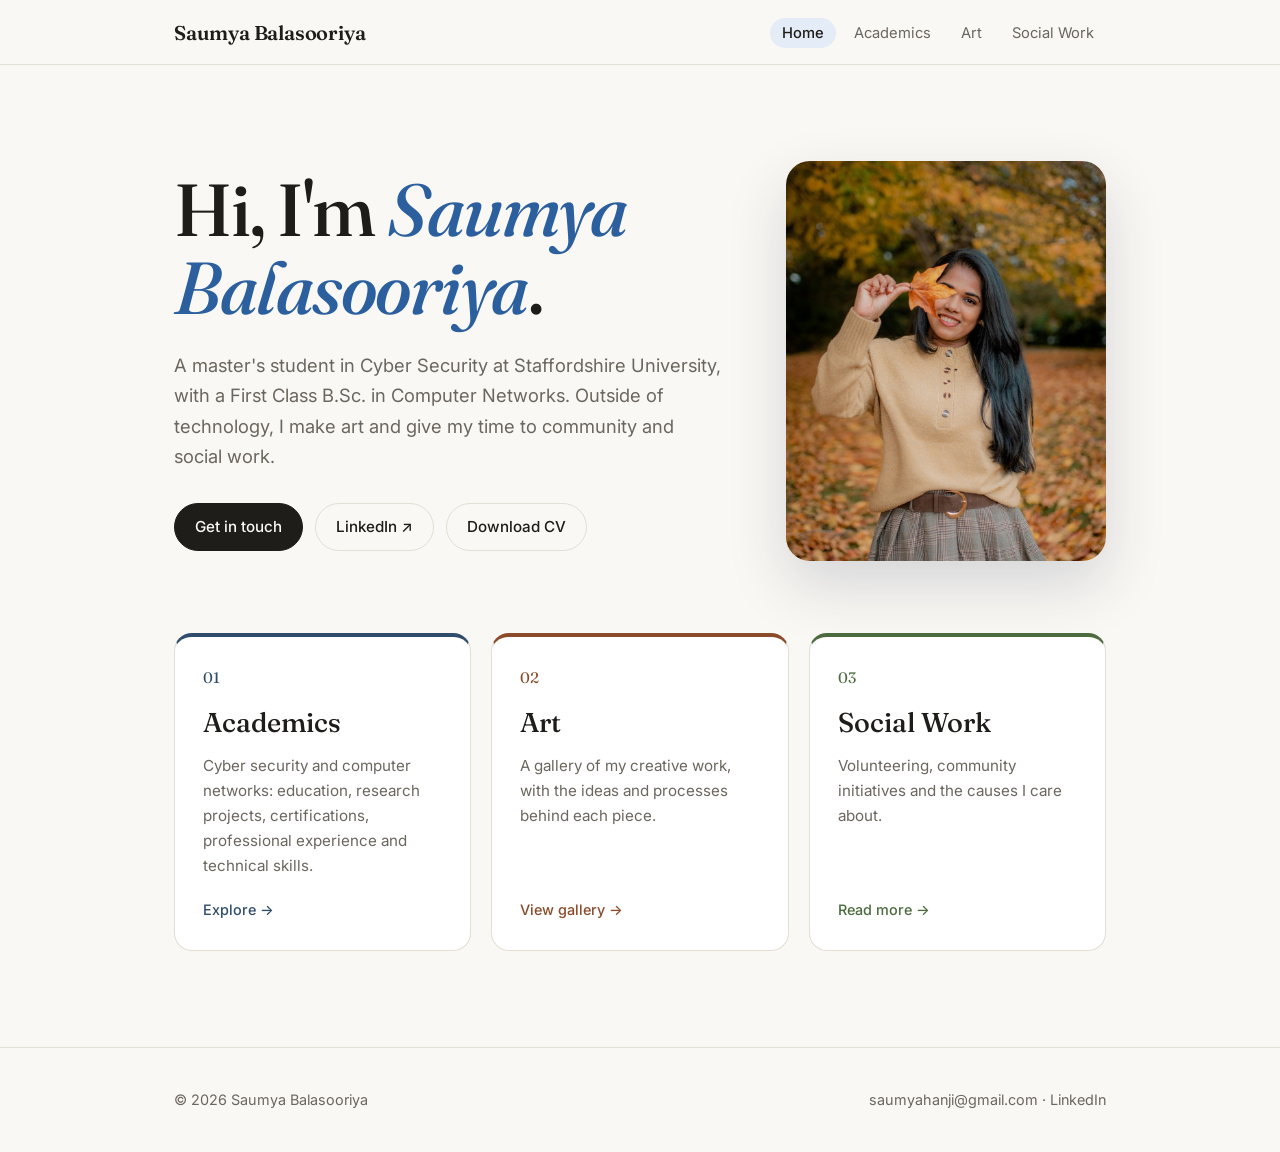
<file: index.html>
<!doctype html>
<html lang="en">
<head>
  <meta charset="utf-8">
  <meta name="viewport" content="width=device-width, initial-scale=1">
  <title>Saumya Balasooriya</title>
  <meta name="description" content="Portfolio of Saumya Balasooriya: cyber security & networks, art, and social work.">
  <link rel="preconnect" href="https://fonts.googleapis.com">
  <link href="https://fonts.googleapis.com/css2?family=Fraunces:ital,opsz,wght@0,9..144,400;0,9..144,500;0,9..144,600;1,9..144,400&family=Inter:wght@400;500;600&display=swap" rel="stylesheet">
  <meta name="color-scheme" content="light">
  <link rel="icon" href="favicon.svg?v=18" type="image/svg+xml">
  <link rel="stylesheet" href="style.css?v=18">
</head>
<body>
  <nav class="nav">
    <div class="wrap">
      <a class="brand" href="index.html">Saumya Balasooriya</a>
      <ul>
        <li><a href="index.html">Home</a></li>
        <li><a href="academics.html">Academics</a></li>
        <li><a href="art.html">Art</a></li>
        <li><a href="social-work.html">Social Work</a></li>
      </ul>
    </div>
  </nav>

  <main class="wrap">
    <header class="hero reveal">
      <div class="hero-text">
      <h1>Hi, I'm <em>Saumya Balasooriya</em>.</h1>
      <p class="lede">
        A master's student in Cyber Security at Staffordshire University,
        with a First Class B.Sc. in Computer Networks. Outside of technology, I make art and give my time
        to community and social work.
      </p>
      <div class="contact-row">
        <a class="btn primary" href="mailto:saumyahanji@gmail.com">Get in touch</a>
        <a class="btn" href="https://www.linkedin.com/in/saumya-balasooriya/" target="_blank" rel="noopener">LinkedIn ↗</a>
        <a class="btn" href="Curriculum_Vitae_of_Saumya_Balasooriya.pdf" download>Download CV</a>
      </div>
      </div>
      <div class="hero-photos">
        <img class="casual" src="images/casual.jpg" alt="Saumya Balasooriya smiling among autumn leaves, holding a maple leaf" width="933" height="1400">
      </div>
    </header>

    <div class="pillars">
      <a class="pillar c-academics reveal" href="academics.html">
        <span class="num">01</span>
        <h2>Academics</h2>
        <p>Cyber security and computer networks: education, research projects, certifications, professional experience and technical skills.</p>
        <span class="go">Explore →</span>
      </a>
      <a class="pillar c-art reveal" href="art.html">
        <span class="num">02</span>
        <h2>Art</h2>
        <p>A gallery of my creative work, with the ideas and processes behind each piece.</p>
        <span class="go">View gallery →</span>
      </a>
      <a class="pillar c-social reveal" href="social-work.html">
        <span class="num">03</span>
        <h2>Social Work</h2>
        <p>Volunteering, community initiatives and the causes I care about.</p>
        <span class="go">Read more →</span>
      </a>
    </div>
  </main>

  <footer>
    <div class="wrap">
      <span>© <span data-year></span> Saumya Balasooriya</span>
      <span><a href="mailto:saumyahanji@gmail.com">saumyahanji@gmail.com</a> · <a href="https://www.linkedin.com/in/saumya-balasooriya/" target="_blank" rel="noopener">LinkedIn</a></span>
    </div>
  </footer>
  <script src="site.js?v=18"></script>
</body>
</html>
</file>
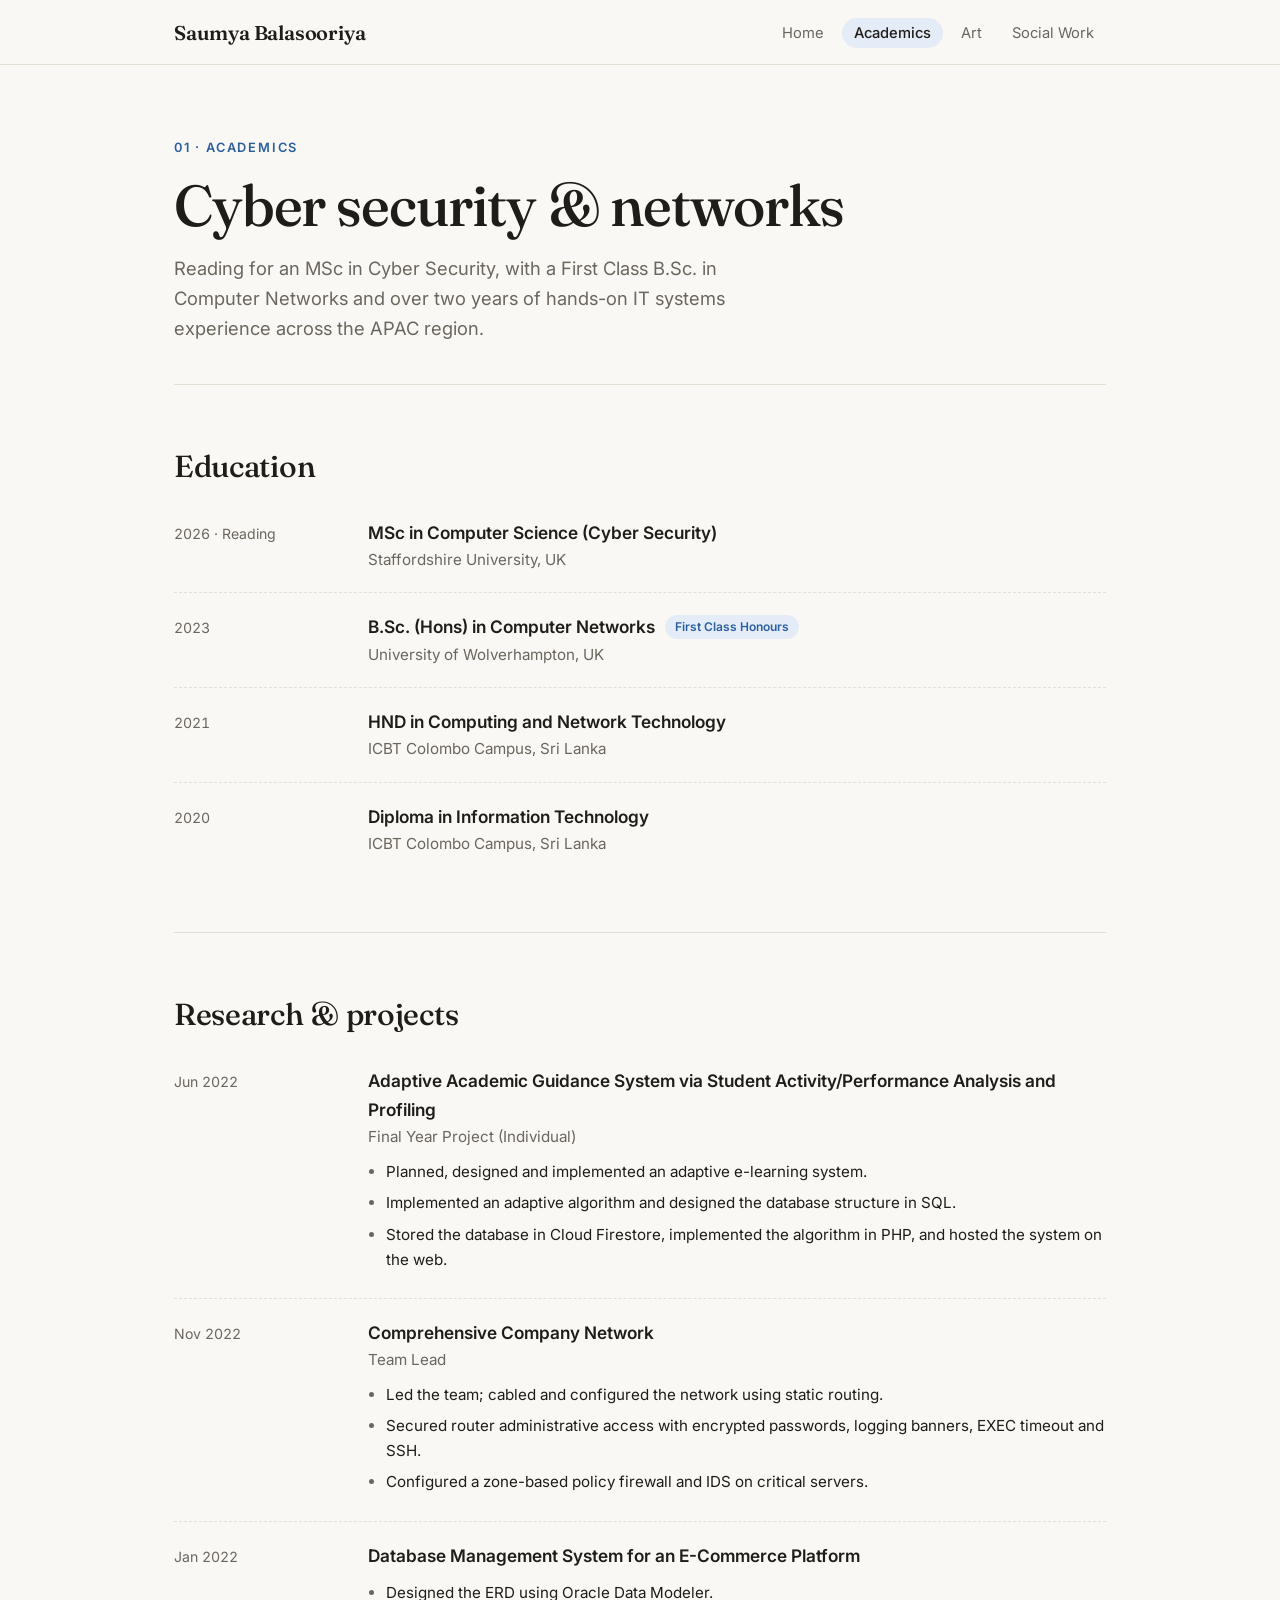
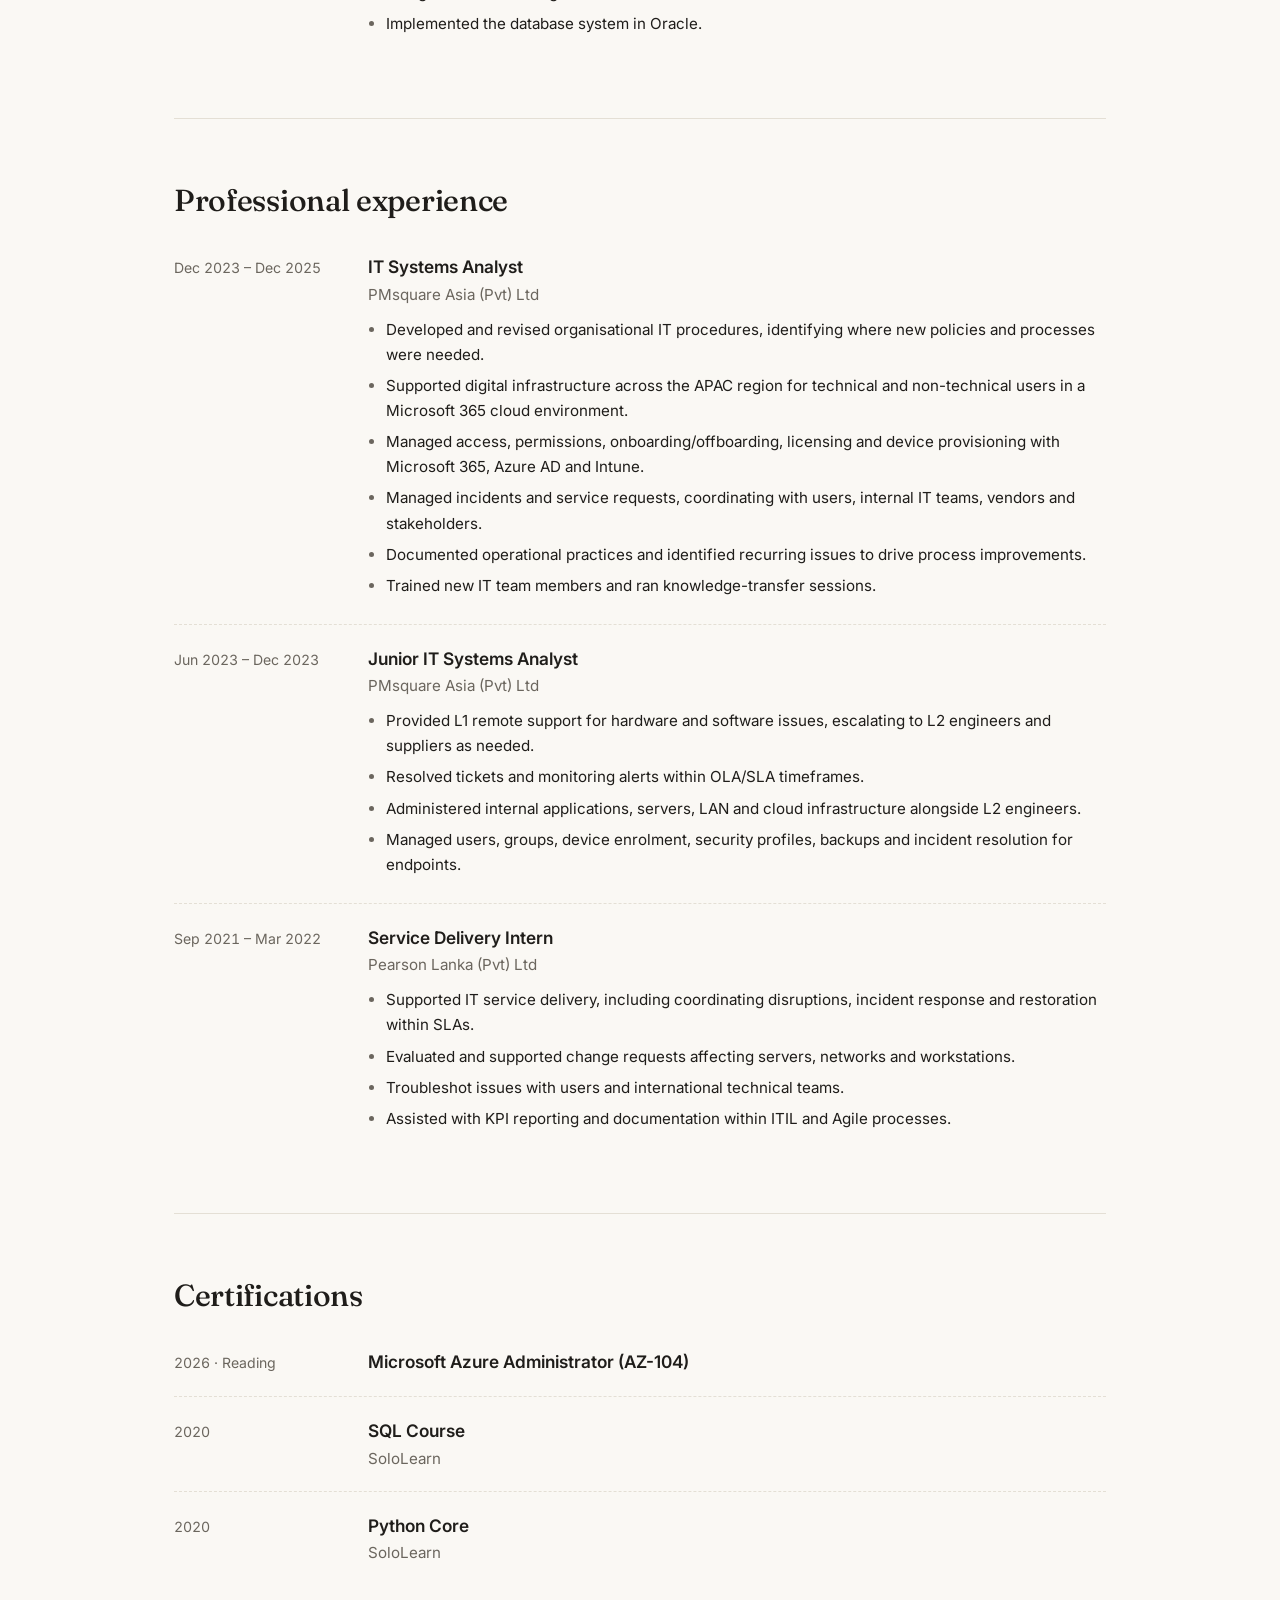
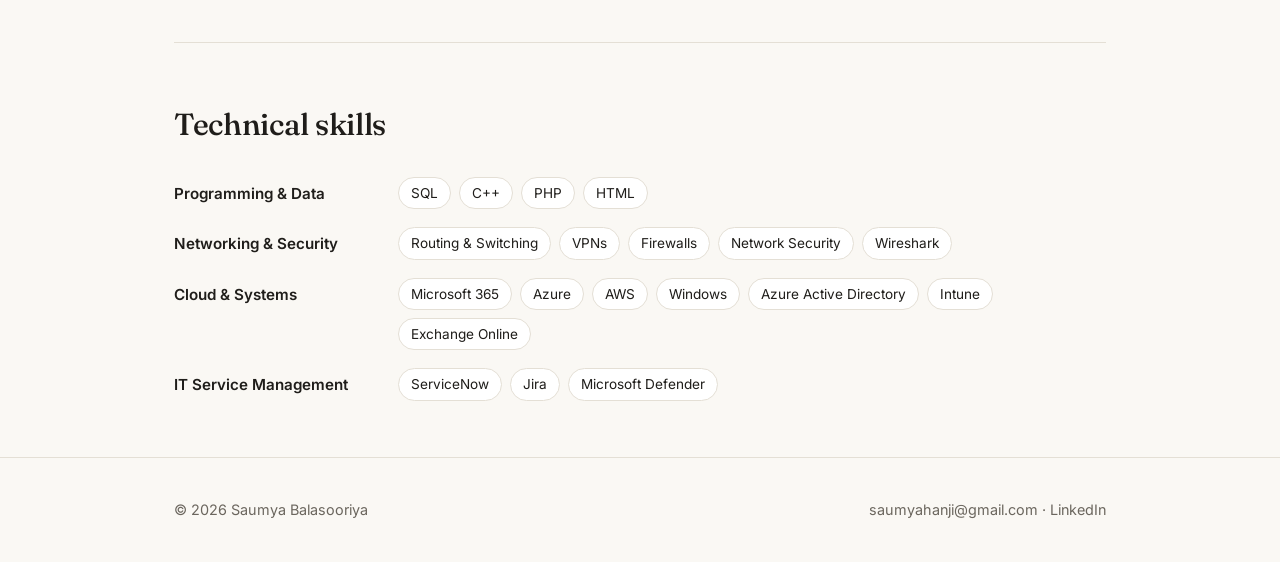
<file: academics.html>
<!doctype html>
<html lang="en">
<head>
  <meta charset="utf-8">
  <meta name="viewport" content="width=device-width, initial-scale=1">
  <title>Academics · Saumya Balasooriya</title>
  <link rel="preconnect" href="https://fonts.googleapis.com">
  <link href="https://fonts.googleapis.com/css2?family=Fraunces:ital,opsz,wght@0,9..144,400;0,9..144,500;0,9..144,600;1,9..144,400&family=Inter:wght@400;500;600&display=swap" rel="stylesheet">
  <meta name="color-scheme" content="light">
  <link rel="icon" href="favicon.svg?v=18" type="image/svg+xml">
  <link rel="stylesheet" href="style.css?v=18">
</head>
<body>
  <nav class="nav">
    <div class="wrap">
      <a class="brand" href="index.html">Saumya Balasooriya</a>
      <ul>
        <li><a href="index.html">Home</a></li>
        <li><a href="academics.html">Academics</a></li>
        <li><a href="art.html">Art</a></li>
        <li><a href="social-work.html">Social Work</a></li>
      </ul>
    </div>
  </nav>

  <main class="wrap">
    <header class="page-head reveal">
      <p class="eyebrow">01 · Academics</p>
      <h1>Cyber security &amp; networks</h1>
      <p class="lede">Reading for an MSc in Cyber Security, with a First Class B.Sc. in Computer Networks and over two years of hands-on IT systems experience across the APAC region.</p>
    </header>

    <section class="block reveal" id="education">
      <h2 class="block-title">Education</h2>
      <div class="entry">
        <div class="when">2026 · Reading</div>
        <div>
          <h3>MSc in Computer Science (Cyber Security)</h3>
          <div class="where">Staffordshire University, UK</div>
        </div>
      </div>
      <div class="entry">
        <div class="when">2023</div>
        <div>
          <h3>B.Sc. (Hons) in Computer Networks <span class="tag">First Class Honours</span></h3>
          <div class="where">University of Wolverhampton, UK</div>
        </div>
      </div>
      <div class="entry">
        <div class="when">2021</div>
        <div>
          <h3>HND in Computing and Network Technology</h3>
          <div class="where">ICBT Colombo Campus, Sri Lanka</div>
        </div>
      </div>
      <div class="entry">
        <div class="when">2020</div>
        <div>
          <h3>Diploma in Information Technology</h3>
          <div class="where">ICBT Colombo Campus, Sri Lanka</div>
        </div>
      </div>
    </section>

    <section class="block reveal" id="research">
      <h2 class="block-title">Research &amp; projects</h2>
      <div class="entry">
        <div class="when">Jun 2022</div>
        <div>
          <h3>Adaptive Academic Guidance System via Student Activity/Performance Analysis and Profiling</h3>
          <div class="where">Final Year Project (Individual)</div>
          <ul>
            <li>Planned, designed and implemented an adaptive e-learning system.</li>
            <li>Implemented an adaptive algorithm and designed the database structure in SQL.</li>
            <li>Stored the database in Cloud Firestore, implemented the algorithm in PHP, and hosted the system on the web.</li>
          </ul>
        </div>
      </div>
      <div class="entry">
        <div class="when">Nov 2022</div>
        <div>
          <h3>Comprehensive Company Network</h3>
          <div class="where">Team Lead</div>
          <ul>
            <li>Led the team; cabled and configured the network using static routing.</li>
            <li>Secured router administrative access with encrypted passwords, logging banners, EXEC timeout and SSH.</li>
            <li>Configured a zone-based policy firewall and IDS on critical servers.</li>
          </ul>
        </div>
      </div>
      <div class="entry">
        <div class="when">Jan 2022</div>
        <div>
          <h3>Database Management System for an E-Commerce Platform</h3>
          <ul>
            <li>Designed the ERD using Oracle Data Modeler.</li>
            <li>Implemented the database system in Oracle.</li>
          </ul>
        </div>
      </div>
    </section>

    <section class="block reveal" id="experience">
      <h2 class="block-title">Professional experience</h2>
      <div class="entry">
        <div class="when">Dec 2023 – Dec 2025</div>
        <div>
          <h3>IT Systems Analyst</h3>
          <div class="where">PMsquare Asia (Pvt) Ltd</div>
          <ul>
            <li>Developed and revised organisational IT procedures, identifying where new policies and processes were needed.</li>
            <li>Supported digital infrastructure across the APAC region for technical and non-technical users in a Microsoft 365 cloud environment.</li>
            <li>Managed access, permissions, onboarding/offboarding, licensing and device provisioning with Microsoft 365, Azure AD and Intune.</li>
            <li>Managed incidents and service requests, coordinating with users, internal IT teams, vendors and stakeholders.</li>
            <li>Documented operational practices and identified recurring issues to drive process improvements.</li>
            <li>Trained new IT team members and ran knowledge-transfer sessions.</li>
          </ul>
        </div>
      </div>
      <div class="entry">
        <div class="when">Jun 2023 – Dec 2023</div>
        <div>
          <h3>Junior IT Systems Analyst</h3>
          <div class="where">PMsquare Asia (Pvt) Ltd</div>
          <ul>
            <li>Provided L1 remote support for hardware and software issues, escalating to L2 engineers and suppliers as needed.</li>
            <li>Resolved tickets and monitoring alerts within OLA/SLA timeframes.</li>
            <li>Administered internal applications, servers, LAN and cloud infrastructure alongside L2 engineers.</li>
            <li>Managed users, groups, device enrolment, security profiles, backups and incident resolution for endpoints.</li>
          </ul>
        </div>
      </div>
      <div class="entry">
        <div class="when">Sep 2021 – Mar 2022</div>
        <div>
          <h3>Service Delivery Intern</h3>
          <div class="where">Pearson Lanka (Pvt) Ltd</div>
          <ul>
            <li>Supported IT service delivery, including coordinating disruptions, incident response and restoration within SLAs.</li>
            <li>Evaluated and supported change requests affecting servers, networks and workstations.</li>
            <li>Troubleshot issues with users and international technical teams.</li>
            <li>Assisted with KPI reporting and documentation within ITIL and Agile processes.</li>
          </ul>
        </div>
      </div>
    </section>

    <section class="block reveal" id="certifications">
      <h2 class="block-title">Certifications</h2>
      <div class="entry"><div class="when">2026 · Reading</div><div><h3>Microsoft Azure Administrator (AZ-104)</h3></div></div>
      <div class="entry"><div class="when">2020</div><div><h3>SQL Course</h3><div class="where">SoloLearn</div></div></div>
      <div class="entry"><div class="when">2020</div><div><h3>Python Core</h3><div class="where">SoloLearn</div></div></div>
    </section>

    <section class="block reveal" id="skills">
      <h2 class="block-title">Technical skills</h2>
      <div class="skills">
        <div class="skill-row"><h4>Programming &amp; Data</h4>
          <div class="chips"><span class="chip">SQL</span><span class="chip">C++</span><span class="chip">PHP</span><span class="chip">HTML</span></div></div>
        <div class="skill-row"><h4>Networking &amp; Security</h4>
          <div class="chips"><span class="chip">Routing &amp; Switching</span><span class="chip">VPNs</span><span class="chip">Firewalls</span><span class="chip">Network Security</span><span class="chip">Wireshark</span></div></div>
        <div class="skill-row"><h4>Cloud &amp; Systems</h4>
          <div class="chips"><span class="chip">Microsoft 365</span><span class="chip">Azure</span><span class="chip">AWS</span><span class="chip">Windows</span><span class="chip">Azure Active Directory</span><span class="chip">Intune</span><span class="chip">Exchange Online</span></div></div>
        <div class="skill-row"><h4>IT Service Management</h4>
          <div class="chips"><span class="chip">ServiceNow</span><span class="chip">Jira</span><span class="chip">Microsoft Defender</span></div></div>
      </div>
    </section>
  </main>

  <footer>
    <div class="wrap">
      <span>© <span data-year></span> Saumya Balasooriya</span>
      <span><a href="mailto:saumyahanji@gmail.com">saumyahanji@gmail.com</a> · <a href="https://www.linkedin.com/in/saumya-balasooriya/" target="_blank" rel="noopener">LinkedIn</a></span>
    </div>
  </footer>
  <script src="site.js?v=18"></script>
</body>
</html>
</file>
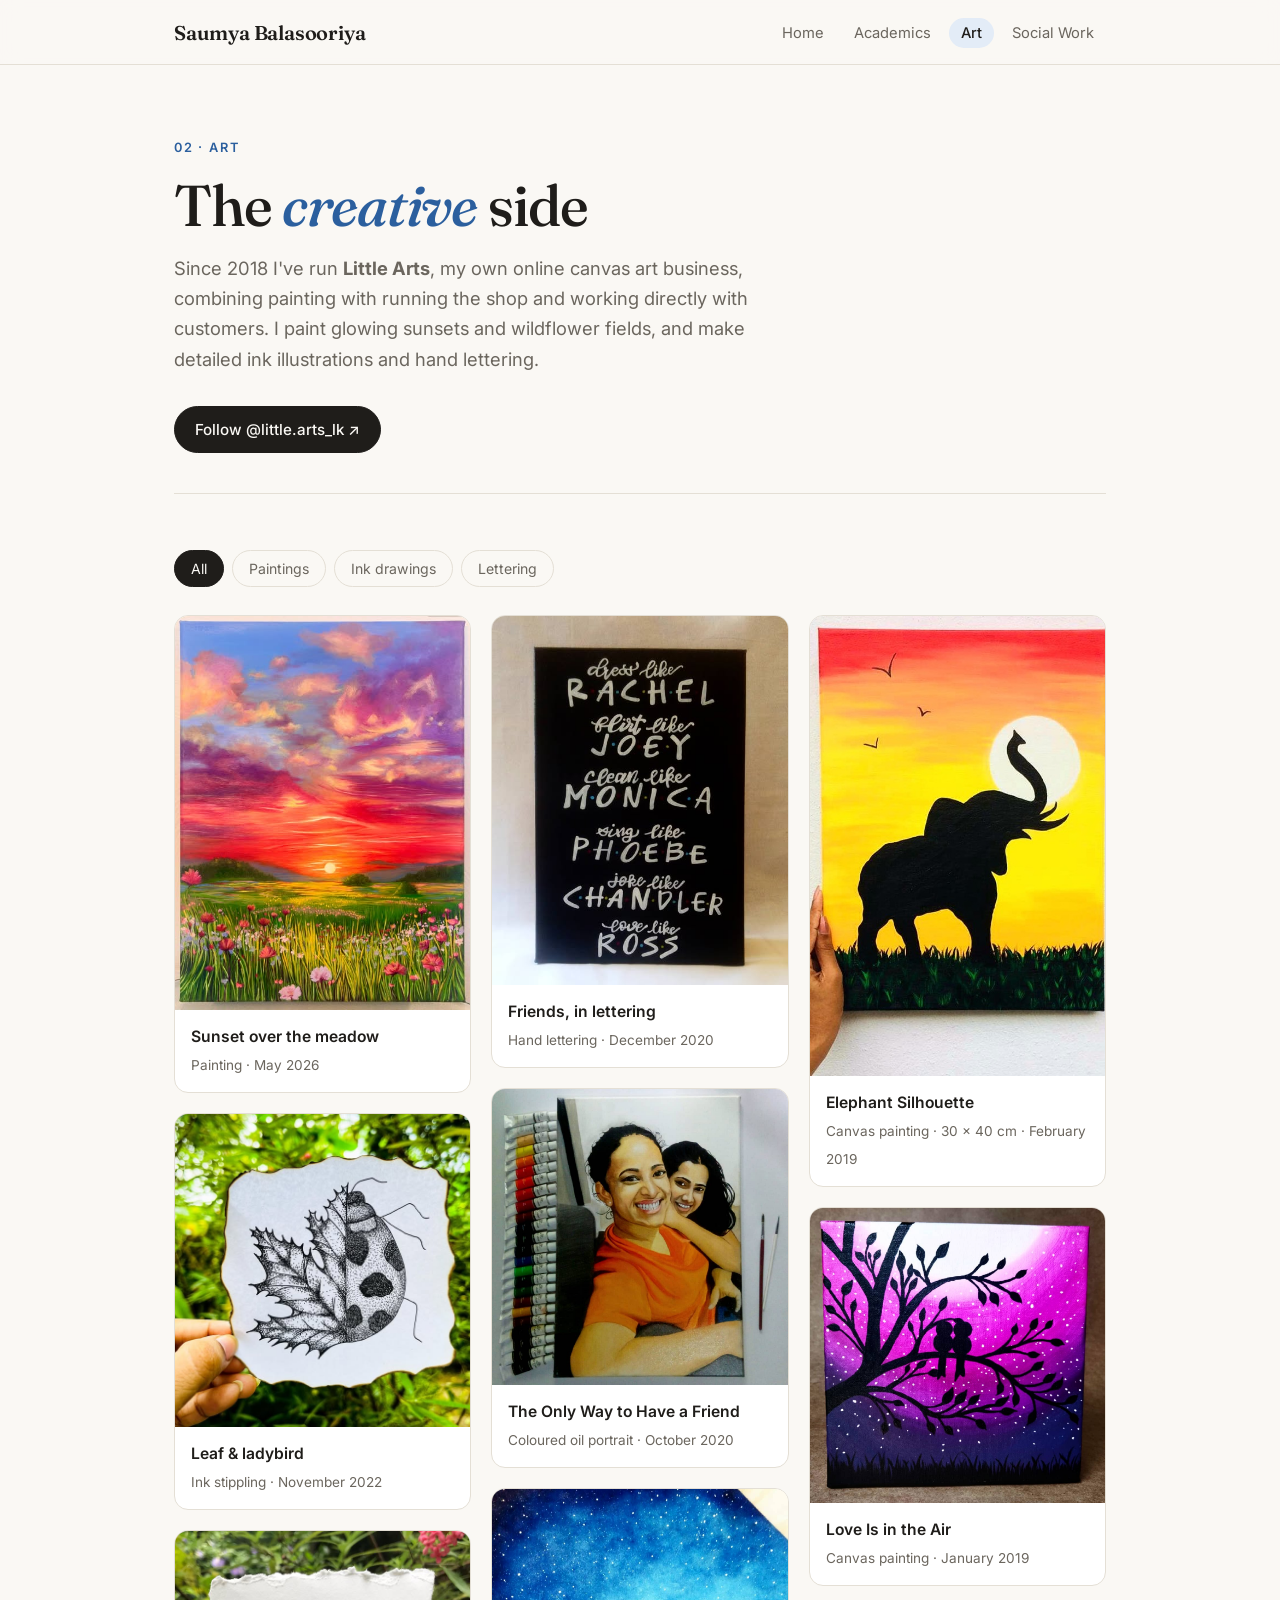
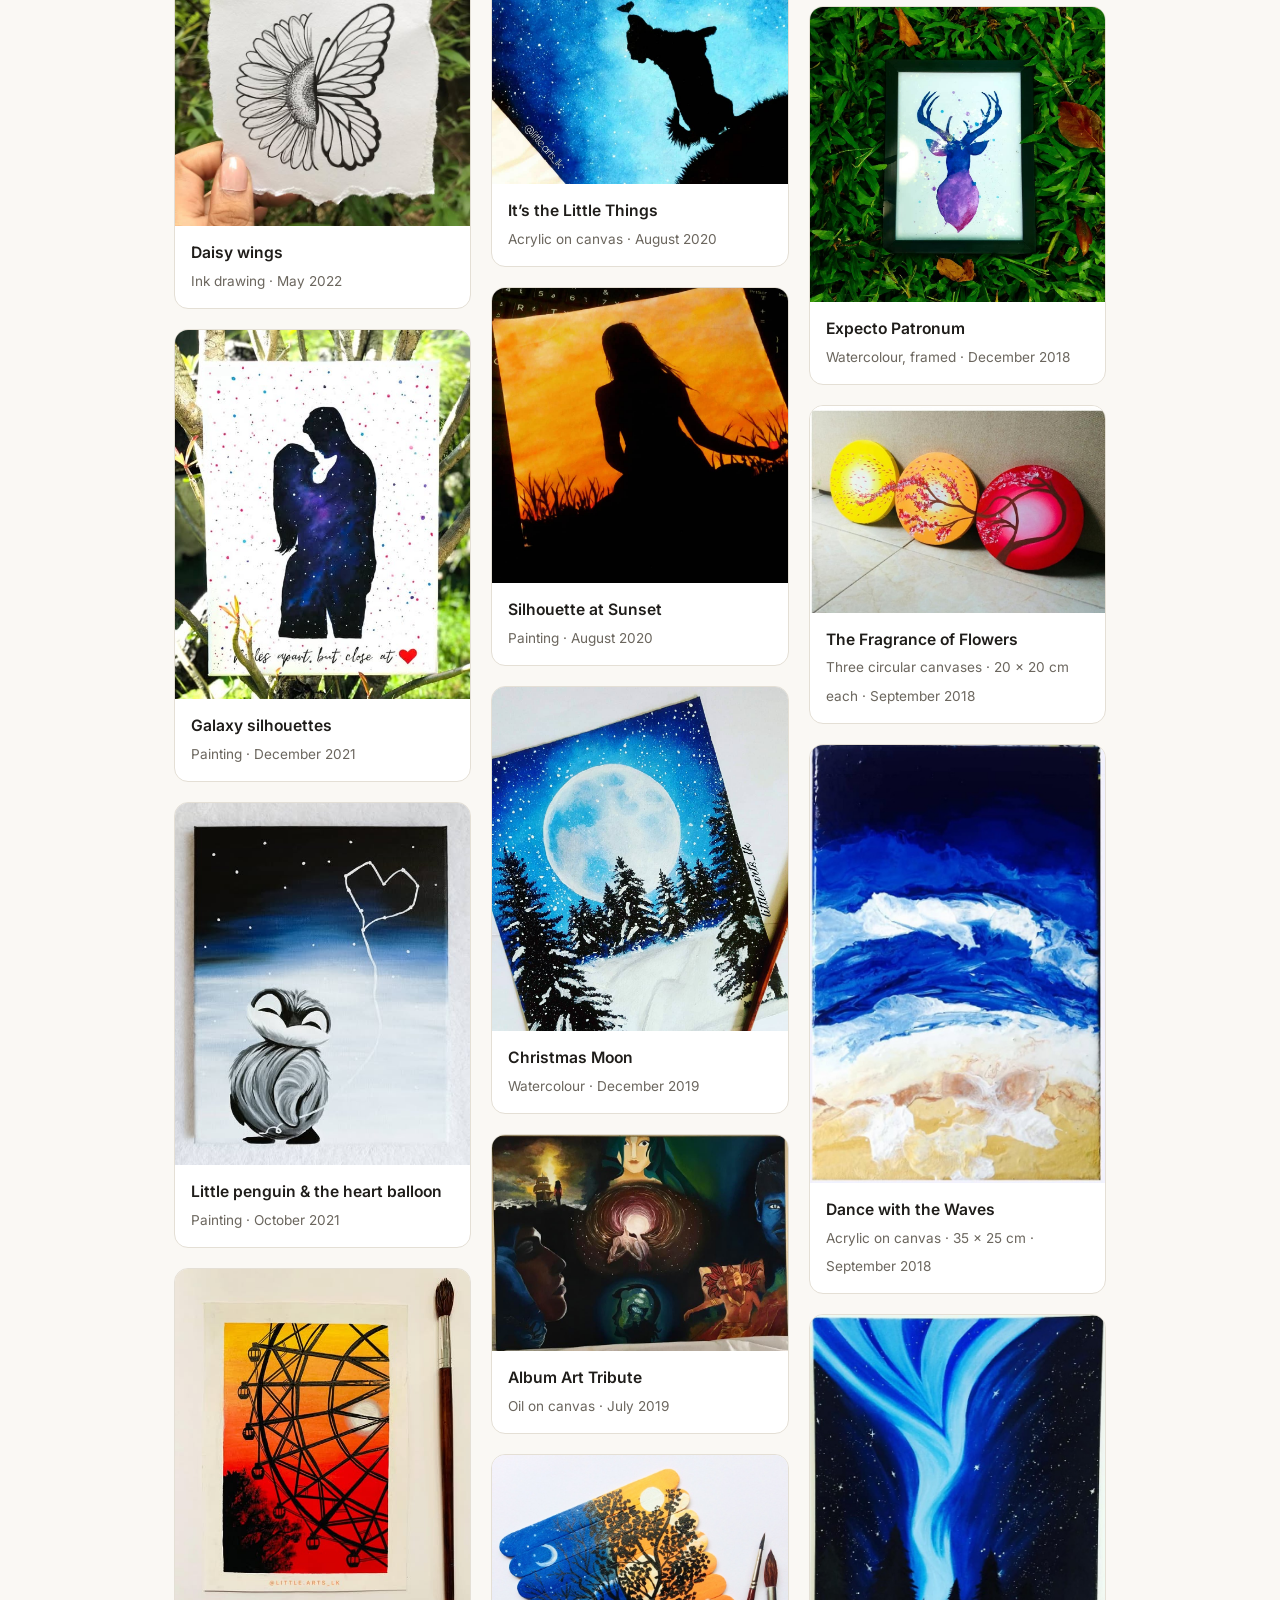
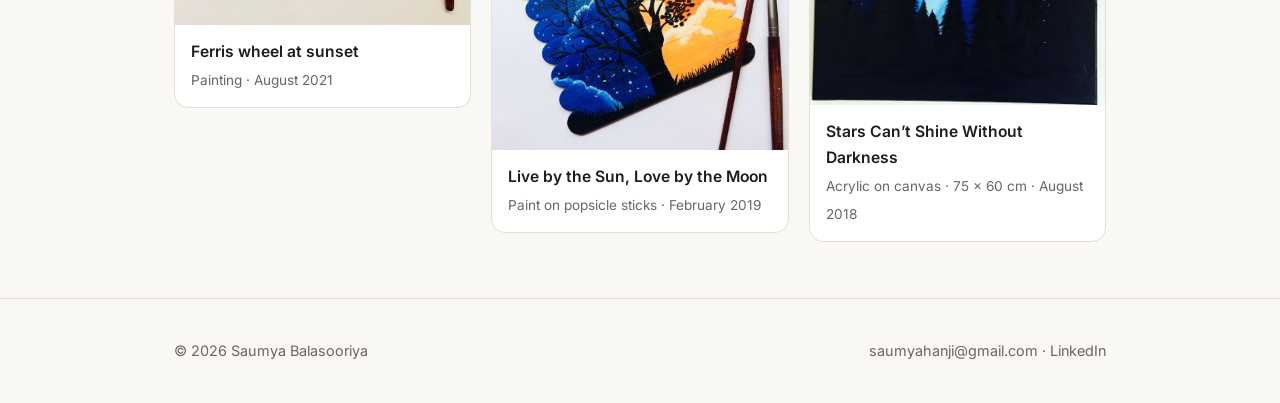
<file: art.html>
<!doctype html>
<html lang="en">
<head>
  <meta charset="utf-8">
  <meta name="viewport" content="width=device-width, initial-scale=1">
  <title>Art · Saumya Balasooriya</title>
  <link rel="preconnect" href="https://fonts.googleapis.com">
  <link href="https://fonts.googleapis.com/css2?family=Fraunces:ital,opsz,wght@0,9..144,400;0,9..144,500;0,9..144,600;1,9..144,400&family=Inter:wght@400;500;600&display=swap" rel="stylesheet">
  <meta name="color-scheme" content="light">
  <link rel="icon" href="favicon.svg?v=18" type="image/svg+xml">
  <link rel="stylesheet" href="style.css?v=18">
</head>
<body>
  <nav class="nav">
    <div class="wrap">
      <a class="brand" href="index.html">Saumya Balasooriya</a>
      <ul>
        <li><a href="index.html">Home</a></li>
        <li><a href="academics.html">Academics</a></li>
        <li><a href="art.html">Art</a></li>
        <li><a href="social-work.html">Social Work</a></li>
      </ul>
    </div>
  </nav>

  <main class="wrap">
    <header class="page-head reveal">
      <p class="eyebrow">02 · Art</p>
      <h1>The <em>creative</em> side</h1>
      <p class="lede">Since 2018 I've run <strong>Little Arts</strong>, my own online canvas art business, combining painting with running the shop and working directly with customers. I paint glowing sunsets and wildflower fields, and make detailed ink illustrations and hand lettering.</p>
      <div class="contact-row">
        <a class="btn primary" href="https://www.instagram.com/little.arts_lk/" target="_blank" rel="noopener">Follow @little.arts_lk ↗</a>
      </div>
    </header>

    <section class="block reveal">
      <div class="filters">
        <button class="on" data-filter="all">All</button>
        <button data-filter="painting">Paintings</button>
        <button data-filter="ink">Ink drawings</button>
        <button data-filter="lettering">Lettering</button>
      </div>

      <div class="gallery">
        <figure class="art-card" data-cat="painting" data-ig="https://www.instagram.com/little.arts_lk/p/DX5Z6VMlfZr/">
          <img src="images/art/DX5Z6VMlfZr.jpg" alt="Sunset over the meadow, painting by Saumya Balasooriya" loading="lazy">
          <figcaption class="cap"><strong>Sunset over the meadow</strong><span>Painting · May 2026</span></figcaption>
        </figure>
        <figure class="art-card" data-cat="ink" data-ig="https://www.instagram.com/little.arts_lk/p/Cldj-rYhiFw/">
          <img src="images/art/Cldj-rYhiFw.jpg" alt="Leaf and ladybird, ink stippling by Saumya Balasooriya" loading="lazy">
          <figcaption class="cap"><strong>Leaf &amp; ladybird</strong><span>Ink stippling · November 2022</span></figcaption>
        </figure>
        <figure class="art-card" data-cat="ink" data-ig="https://www.instagram.com/little.arts_lk/p/CdAkpiphoJY/">
          <img src="images/art/CdAkpiphoJY.jpg" alt="Daisy wings, ink drawing by Saumya Balasooriya" loading="lazy">
          <figcaption class="cap"><strong>Daisy wings</strong><span>Ink drawing · May 2022</span></figcaption>
        </figure>
        <figure class="art-card" data-cat="painting" data-ig="https://www.instagram.com/little.arts_lk/p/CXGmazqIKjb/">
          <img src="images/art/CXGmazqIKjb.jpg" alt="Galaxy silhouettes, painting by Saumya Balasooriya" loading="lazy">
          <figcaption class="cap"><strong>Galaxy silhouettes</strong><span>Painting · December 2021</span></figcaption>
        </figure>
        <figure class="art-card" data-cat="painting" data-ig="https://www.instagram.com/little.arts_lk/p/CVsHKsnoy7t/">
          <img src="images/art/CVsHKsnoy7t.jpg" alt="Little penguin and the heart balloon, painting by Saumya Balasooriya" loading="lazy">
          <figcaption class="cap"><strong>Little penguin &amp; the heart balloon</strong><span>Painting · October 2021</span></figcaption>
        </figure>
        <figure class="art-card" data-cat="painting" data-ig="https://www.instagram.com/little.arts_lk/p/CTO4z3_BFyT/">
          <img src="images/art/CTO4z3_BFyT.jpg" alt="Ferris wheel at sunset, painting by Saumya Balasooriya" loading="lazy">
          <figcaption class="cap"><strong>Ferris wheel at sunset</strong><span>Painting · August 2021</span></figcaption>
        </figure>
        <figure class="art-card" data-cat="lettering" data-ig="https://www.instagram.com/little.arts_lk/p/CIzrhimh7Dg/">
          <img src="images/art/CIzrhimh7Dg.jpg" alt="Friends, in lettering, hand lettering by Saumya Balasooriya" loading="lazy">
          <figcaption class="cap"><strong>Friends, in lettering</strong><span>Hand lettering · December 2020</span></figcaption>
        </figure>
        <figure class="art-card" data-cat="painting" data-ig="https://www.instagram.com/p/CGDDLXehTfn/">
          <img src="images/art/CGDDLXehTfn.jpg" alt="The Only Way to Have a Friend: a coloured oil portrait of two friends, by Saumya Balasooriya" loading="lazy">
          <figcaption class="cap"><strong>The Only Way to Have a Friend</strong><span>Coloured oil portrait · October 2020</span></figcaption>
        </figure>
        <figure class="art-card" data-cat="painting" data-ig="https://www.instagram.com/p/CDgvpSAnqmA/">
          <img src="images/art/CDgvpSAnqmA.jpg" alt="It’s the Little Things: a dog silhouette meeting a butterfly under a starry sky, by Saumya Balasooriya" loading="lazy">
          <figcaption class="cap"><strong>It’s the Little Things</strong><span>Acrylic on canvas · August 2020</span></figcaption>
        </figure>
        <figure class="art-card" data-cat="painting" data-ig="https://www.instagram.com/p/CDds1BgHlxA/">
          <img src="images/art/CDds1BgHlxA.jpg" alt="Silhouette at Sunset: a woman’s silhouette against an orange sunset, by Saumya Balasooriya" loading="lazy">
          <figcaption class="cap"><strong>Silhouette at Sunset</strong><span>Painting · August 2020</span></figcaption>
        </figure>
        <figure class="art-card" data-cat="painting" data-ig="https://www.instagram.com/p/B6dWEnbgcdt/">
          <img src="images/art/B6dWEnbgcdt.jpg" alt="Christmas Moon: a full moon over snowy pine trees, by Saumya Balasooriya" loading="lazy">
          <figcaption class="cap"><strong>Christmas Moon</strong><span>Watercolour · December 2019</span></figcaption>
        </figure>
        <figure class="art-card" data-cat="painting" data-ig="https://www.instagram.com/p/Bz8VYCIABjK/">
          <img src="images/art/Bz8VYCIABjK.jpg" alt="Album Art Tribute: an oil painting inspired by the album art of songs by Charitha Attalage, by Saumya Balasooriya" loading="lazy">
          <figcaption class="cap"><strong>Album Art Tribute</strong><span>Oil on canvas · July 2019</span></figcaption>
        </figure>
        <figure class="art-card" data-cat="painting" data-ig="https://www.instagram.com/p/BuSzPDxhO8J/">
          <img src="images/art/BuSzPDxhO8J.jpg" alt="Live by the Sun, Love by the Moon: a day-and-night tree painted on popsicle sticks, by Saumya Balasooriya" loading="lazy">
          <figcaption class="cap"><strong>Live by the Sun, Love by the Moon</strong><span>Paint on popsicle sticks · February 2019</span></figcaption>
        </figure>
        <figure class="art-card" data-cat="painting" data-ig="https://www.instagram.com/p/BtuYZCAB23W/">
          <img src="images/art/BtuYZCAB23W.jpg" alt="Elephant Silhouette: an elephant silhouette against a yellow sunset, by Saumya Balasooriya" loading="lazy">
          <figcaption class="cap"><strong>Elephant Silhouette</strong><span>Canvas painting · 30 × 40 cm · February 2019</span></figcaption>
        </figure>
        <figure class="art-card" data-cat="painting" data-ig="https://www.instagram.com/p/BsYFEfOBql9/">
          <img src="images/art/BsYFEfOBql9.jpg" alt="Love Is in the Air: two birds on a branch under a pink and purple sky, by Saumya Balasooriya" loading="lazy">
          <figcaption class="cap"><strong>Love Is in the Air</strong><span>Canvas painting · January 2019</span></figcaption>
        </figure>
        <figure class="art-card" data-cat="painting" data-ig="https://www.instagram.com/p/BrxtP0wljaY/">
          <img src="images/art/BrxtP0wljaY.jpg" alt="Expecto Patronum: a watercolour stag Patronus, by Saumya Balasooriya" loading="lazy">
          <figcaption class="cap"><strong>Expecto Patronum</strong><span>Watercolour, framed · December 2018</span></figcaption>
        </figure>
        <figure class="art-card" data-cat="painting" data-ig="https://www.instagram.com/p/BoEb79JAeVl/">
          <img src="images/art/BoEb79JAeVl.jpg" alt="The Fragrance of Flowers: a blossom tree painted across three round canvases, by Saumya Balasooriya" loading="lazy">
          <figcaption class="cap"><strong>The Fragrance of Flowers</strong><span>Three circular canvases · 20 × 20 cm each · September 2018</span></figcaption>
        </figure>
        <figure class="art-card" data-cat="painting" data-ig="https://www.instagram.com/p/Bn3a52dgTCA/">
          <img src="images/art/Bn3a52dgTCA.jpg" alt="Dance with the Waves, acrylic seascape by Saumya Balasooriya" loading="lazy">
          <figcaption class="cap"><strong>Dance with the Waves</strong><span>Acrylic on canvas · 35 × 25 cm · September 2018</span></figcaption>
        </figure>
        <figure class="art-card" data-cat="painting" data-ig="https://www.instagram.com/p/Bm5oGd5A5rD/">
          <img src="images/art/Bm5oGd5A5rD.jpg" alt="Stars Can't Shine Without Darkness, acrylic galaxy painting by Saumya Balasooriya" loading="lazy">
          <figcaption class="cap"><strong>Stars Can’t Shine Without Darkness</strong><span>Acrylic on canvas · 75 × 60 cm · August 2018</span></figcaption>
        </figure>
      </div>
    </section>
  </main>

  <div class="lightbox" role="dialog" aria-modal="true">
    <button aria-label="Close">×</button>
    <div class="big"></div>
    <p></p>
  </div>

  <footer>
    <div class="wrap">
      <span>© <span data-year></span> Saumya Balasooriya</span>
      <span><a href="mailto:saumyahanji@gmail.com">saumyahanji@gmail.com</a> · <a href="https://www.linkedin.com/in/saumya-balasooriya/" target="_blank" rel="noopener">LinkedIn</a></span>
    </div>
  </footer>
  <script src="site.js?v=18"></script>
</body>
</html>
</file>
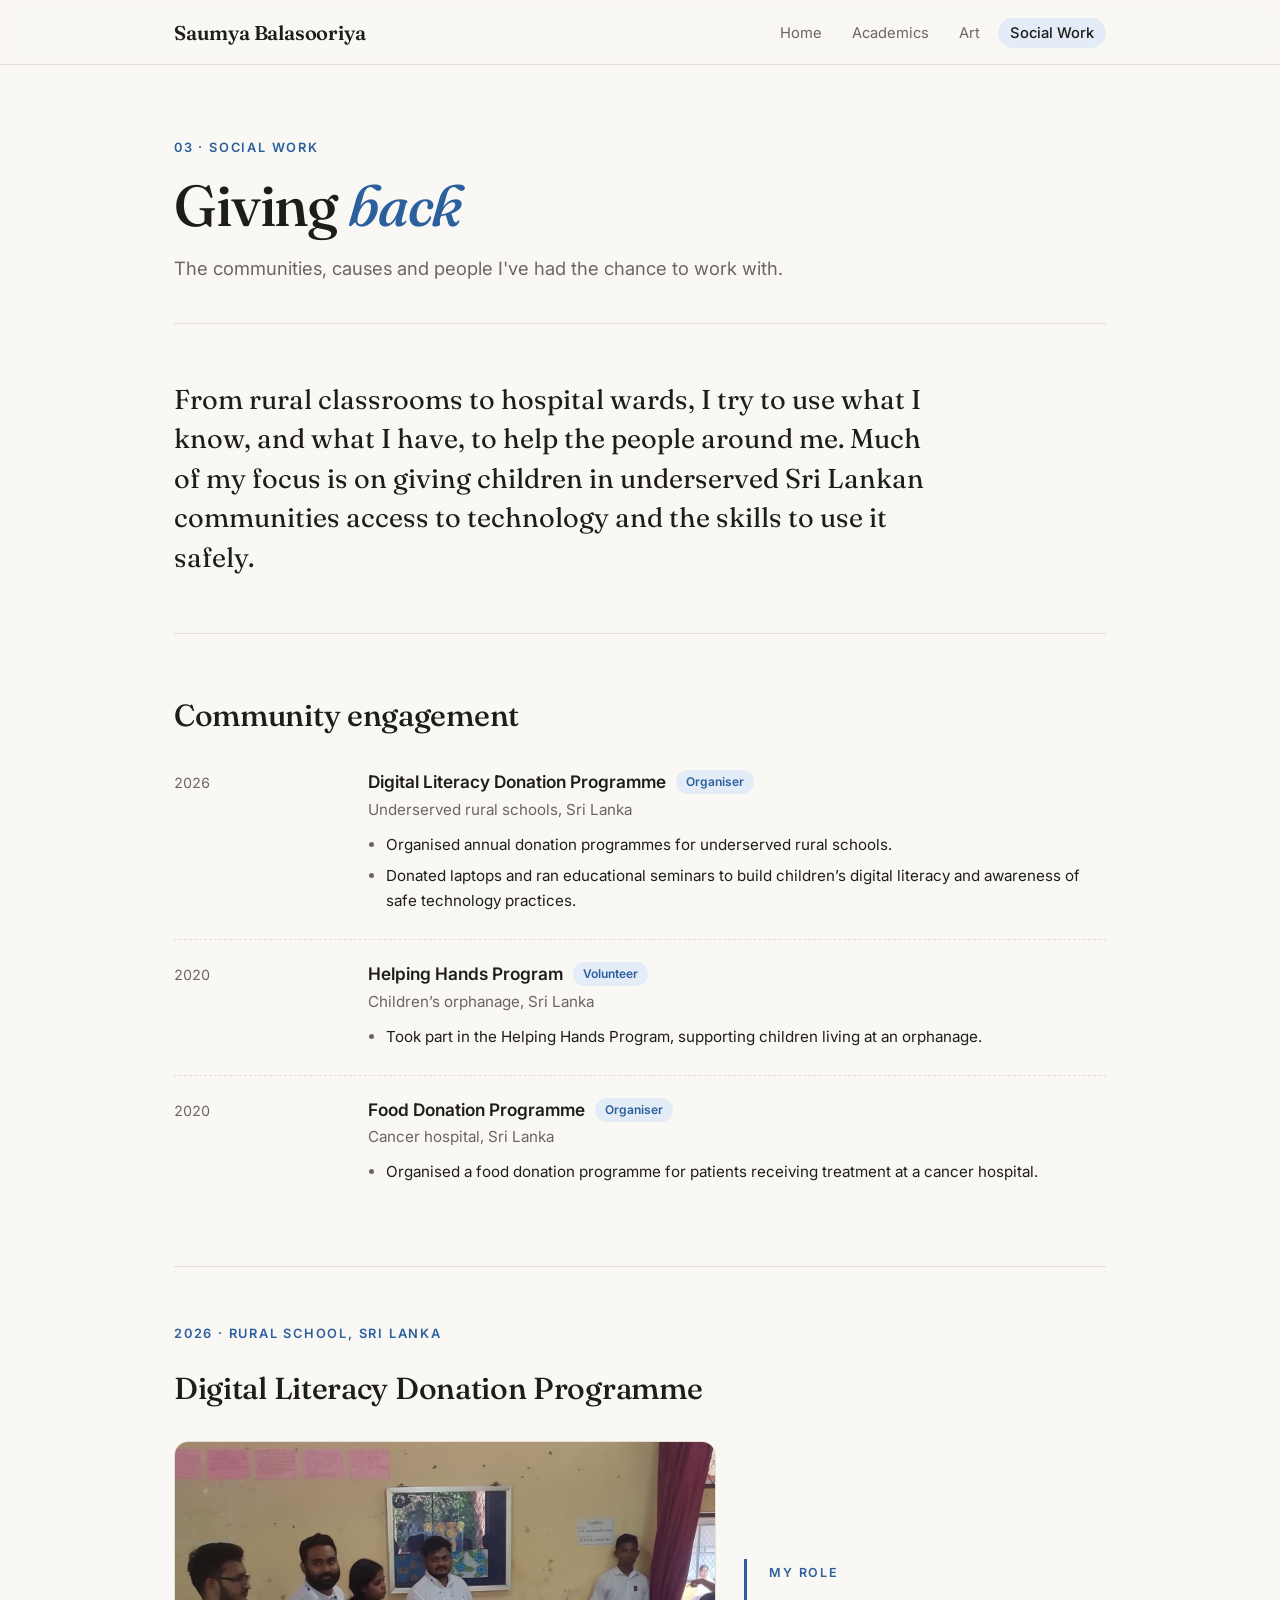
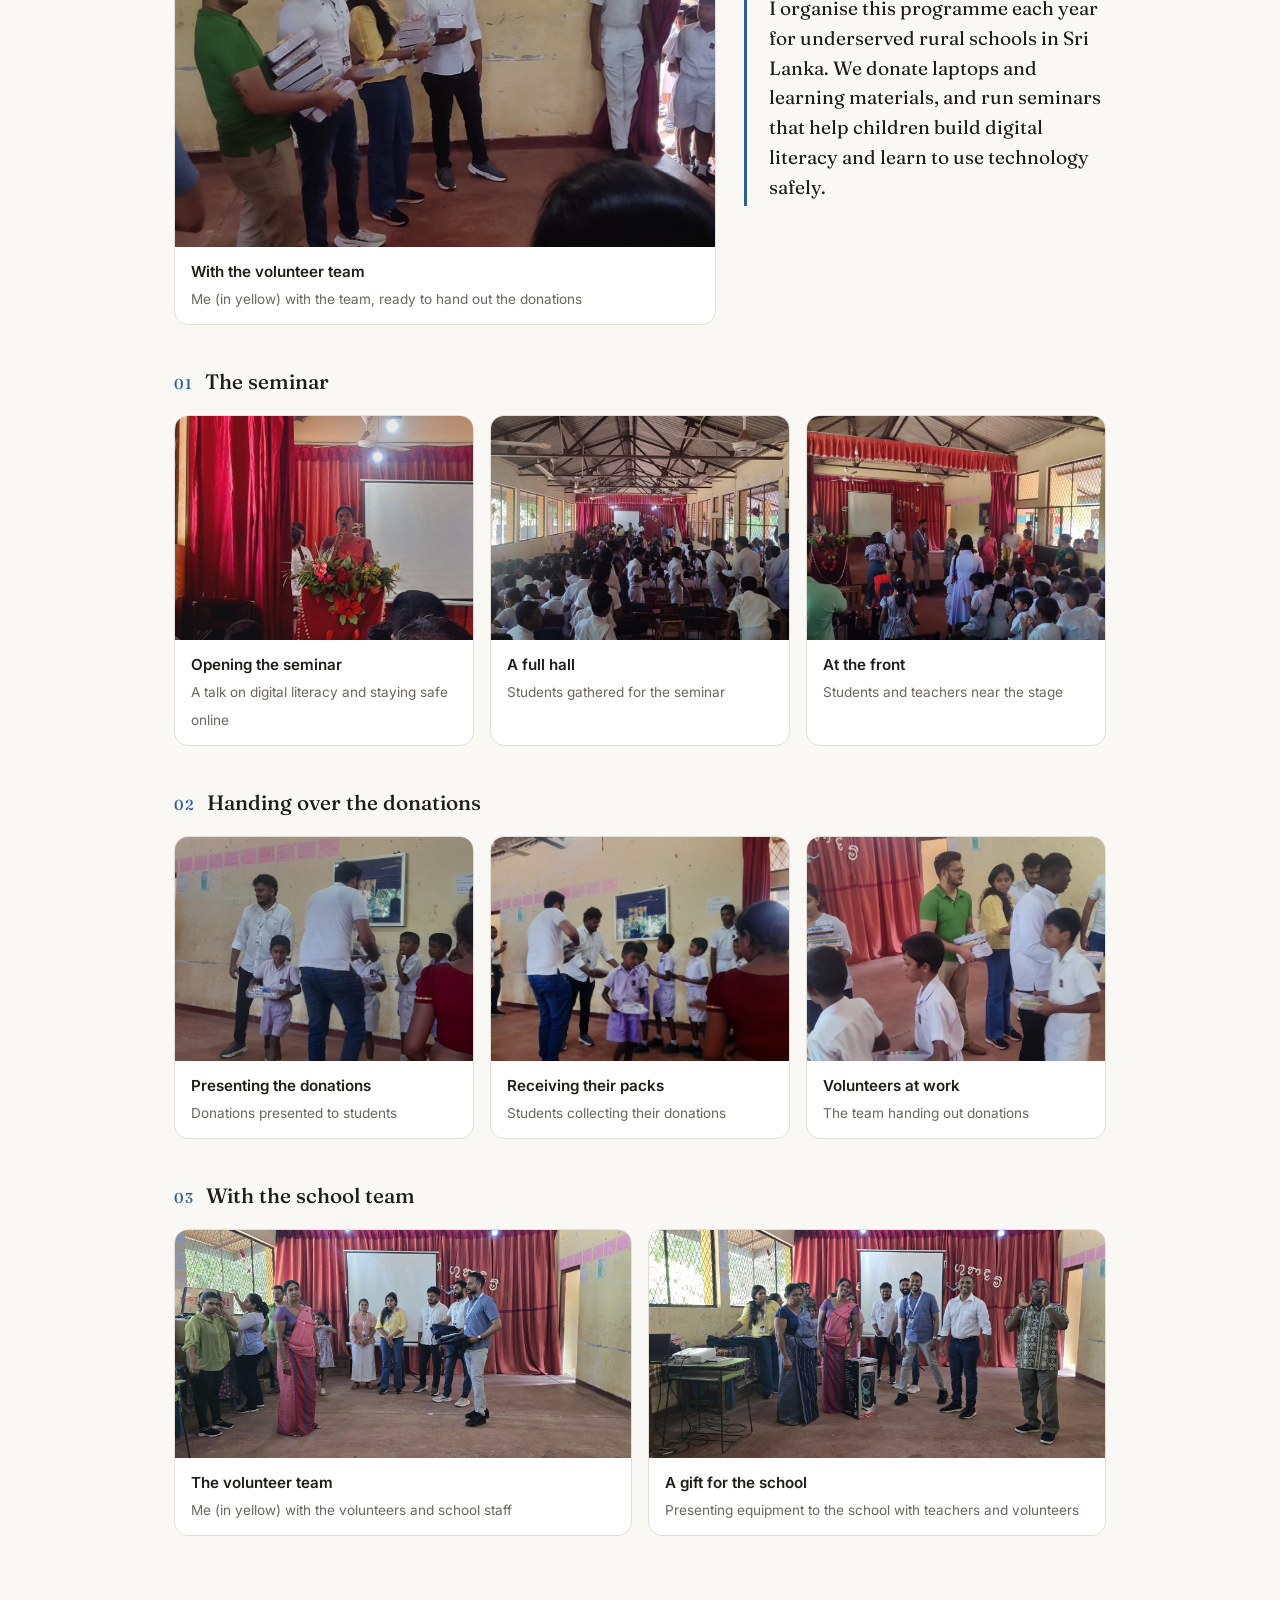
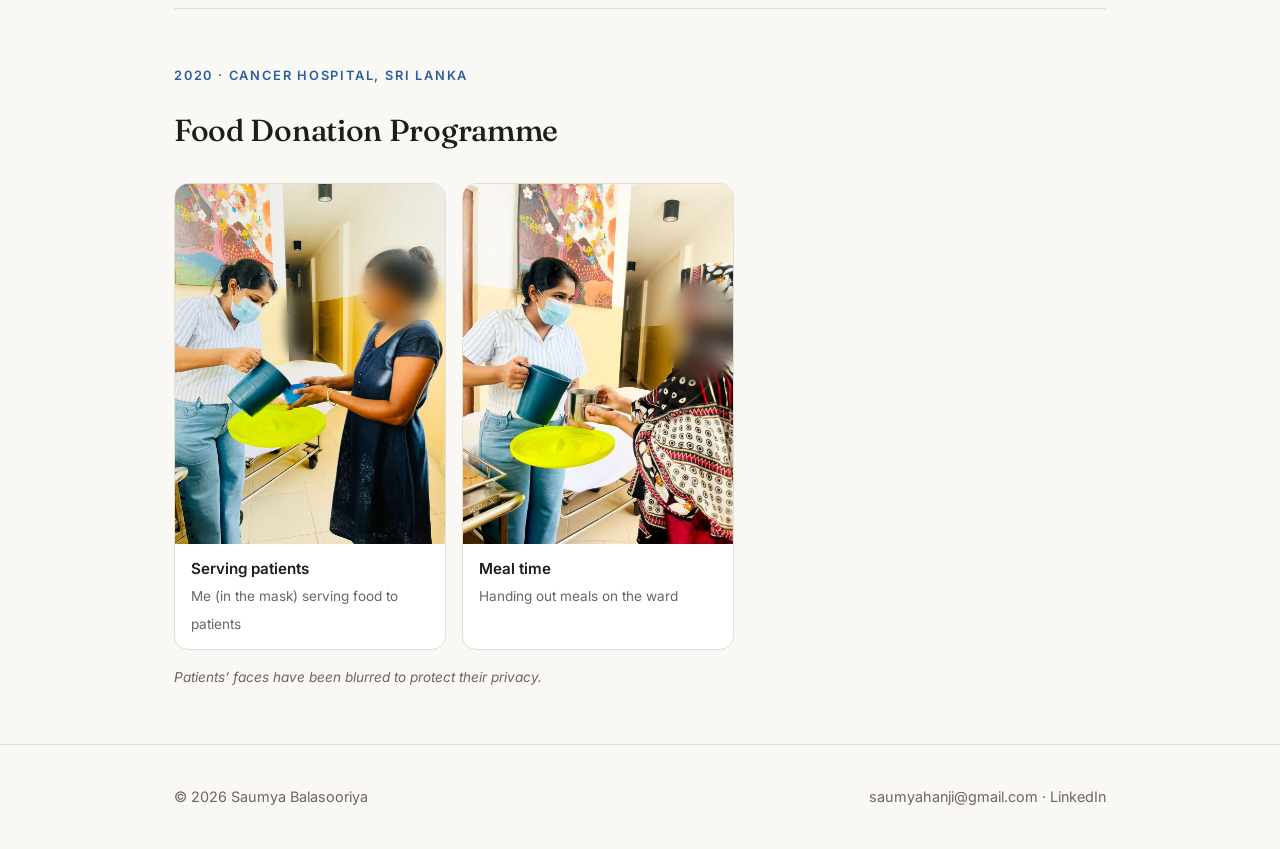
<file: social-work.html>
<!doctype html>
<html lang="en">
<head>
  <meta charset="utf-8">
  <meta name="viewport" content="width=device-width, initial-scale=1">
  <title>Social Work · Saumya Balasooriya</title>
  <link rel="preconnect" href="https://fonts.googleapis.com">
  <link href="https://fonts.googleapis.com/css2?family=Fraunces:ital,opsz,wght@0,9..144,400;0,9..144,500;0,9..144,600;1,9..144,400&family=Inter:wght@400;500;600&display=swap" rel="stylesheet">
  <meta name="color-scheme" content="light">
  <link rel="icon" href="favicon.svg?v=18" type="image/svg+xml">
  <link rel="stylesheet" href="style.css?v=18">
</head>
<body>
  <nav class="nav">
    <div class="wrap">
      <a class="brand" href="index.html">Saumya Balasooriya</a>
      <ul>
        <li><a href="index.html">Home</a></li>
        <li><a href="academics.html">Academics</a></li>
        <li><a href="art.html">Art</a></li>
        <li><a href="social-work.html">Social Work</a></li>
      </ul>
    </div>
  </nav>

  <main class="wrap">
    <header class="page-head reveal">
      <p class="eyebrow">03 · Social Work</p>
      <h1>Giving <em>back</em></h1>
      <p class="lede">The communities, causes and people I've had the chance to work with.</p>
    </header>

    <section class="block reveal">
      <p class="statement">From rural classrooms to hospital wards, I try to use what I know, and what I have, to help the people around me. Much of my focus is on giving children in underserved Sri Lankan communities access to technology and the skills to use it safely.</p>
    </section>

    <section class="block reveal">
      <h2 class="block-title">Community engagement</h2>
      <div class="entry">
        <div class="when">2026</div>
        <div>
          <h3>Digital Literacy Donation Programme <span class="tag">Organiser</span></h3>
          <div class="where">Underserved rural schools, Sri Lanka</div>
          <ul>
            <li>Organised annual donation programmes for underserved rural schools.</li>
            <li>Donated laptops and ran educational seminars to build children’s digital literacy and awareness of safe technology practices.</li>
          </ul>
        </div>
      </div>
      <div class="entry">
        <div class="when">2020</div>
        <div>
          <h3>Helping Hands Program <span class="tag">Volunteer</span></h3>
          <div class="where">Children’s orphanage, Sri Lanka</div>
          <ul>
            <li>Took part in the Helping Hands Program, supporting children living at an orphanage.</li>
          </ul>
        </div>
      </div>
      <div class="entry">
        <div class="when">2020</div>
        <div>
          <h3>Food Donation Programme <span class="tag">Organiser</span></h3>
          <div class="where">Cancer hospital, Sri Lanka</div>
          <ul>
            <li>Organised a food donation programme for patients receiving treatment at a cancer hospital.</li>
          </ul>
        </div>
      </div>
    </section>

    <section class="block reveal" id="donation-2026">
      <p class="eyebrow">2026 · Rural school, Sri Lanka</p>
      <h2 class="block-title">Digital Literacy Donation Programme</h2>

      <div class="event-feature">
          <figure class="art-card">
            <img src="images/social/00-team.jpg" alt="With the volunteer team" loading="lazy">
            <figcaption class="cap"><strong>With the volunteer team</strong><span>Me (in yellow) with the team, ready to hand out the donations</span></figcaption>
          </figure>
        <div class="event-note">
          <p class="event-note-label">My role</p>
          <p>I organise this programme each year for underserved rural schools in Sri Lanka. We donate laptops and learning materials, and run seminars that help children build digital literacy and learn to use technology safely.</p>
        </div>
      </div>

      <h3 class="event-step"><span>01</span> The seminar</h3>
      <div class="event-row three">
          <figure class="art-card">
            <img src="images/social/01-speaking.jpg" alt="Opening the seminar" loading="lazy">
            <figcaption class="cap"><strong>Opening the seminar</strong><span>A talk on digital literacy and staying safe online</span></figcaption>
          </figure>
          <figure class="art-card">
            <img src="images/social/02-hall.jpg" alt="A full hall" loading="lazy">
            <figcaption class="cap"><strong>A full hall</strong><span>Students gathered for the seminar</span></figcaption>
          </figure>
          <figure class="art-card">
            <img src="images/social/03-stage.jpg" alt="At the front" loading="lazy">
            <figcaption class="cap"><strong>At the front</strong><span>Students and teachers near the stage</span></figcaption>
          </figure>
      </div>

      <h3 class="event-step"><span>02</span> Handing over the donations</h3>
      <div class="event-row three">
          <figure class="art-card">
            <img src="images/social/04-handover.jpg" alt="Presenting the donations" loading="lazy">
            <figcaption class="cap"><strong>Presenting the donations</strong><span>Donations presented to students</span></figcaption>
          </figure>
          <figure class="art-card">
            <img src="images/social/05-handover.jpg" alt="Receiving their packs" loading="lazy">
            <figcaption class="cap"><strong>Receiving their packs</strong><span>Students collecting their donations</span></figcaption>
          </figure>
          <figure class="art-card">
            <img src="images/social/06-handover.jpg" alt="Volunteers at work" loading="lazy">
            <figcaption class="cap"><strong>Volunteers at work</strong><span>The team handing out donations</span></figcaption>
          </figure>
      </div>
      <h3 class="event-step"><span>03</span> With the school team</h3>
      <div class="event-row two wide">
          <figure class="art-card">
            <img src="images/social/09-team-group.jpg" alt="The volunteer team" loading="lazy">
            <figcaption class="cap"><strong>The volunteer team</strong><span>Me (in yellow) with the volunteers and school staff</span></figcaption>
          </figure>
          <figure class="art-card">
            <img src="images/social/09b-team-gift.jpg" alt="A gift for the school" loading="lazy">
            <figcaption class="cap"><strong>A gift for the school</strong><span>Presenting equipment to the school with teachers and volunteers</span></figcaption>
          </figure>
      </div>
    </section>

    <section class="block reveal" id="food-2020">
      <p class="eyebrow">2020 · Cancer hospital, Sri Lanka</p>
      <h2 class="block-title">Food Donation Programme</h2>
      <div class="event-row two tall">
          <figure class="art-card">
            <img src="images/social/10-hospital.jpg" alt="Serving patients" loading="lazy">
            <figcaption class="cap"><strong>Serving patients</strong><span>Me (in the mask) serving food to patients</span></figcaption>
          </figure>
          <figure class="art-card">
            <img src="images/social/11-hospital.jpg" alt="Meal time" loading="lazy">
            <figcaption class="cap"><strong>Meal time</strong><span>Handing out meals on the ward</span></figcaption>
          </figure>
      </div>
      <p class="event-privacy">Patients’ faces have been blurred to protect their privacy.</p>
    </section>

    <div class="lightbox" role="dialog" aria-modal="true">
      <button aria-label="Close">×</button>
      <div class="big"></div>
      <p></p>
    </div>
  </main>

  <footer>
    <div class="wrap">
      <span>© <span data-year></span> Saumya Balasooriya</span>
      <span><a href="mailto:saumyahanji@gmail.com">saumyahanji@gmail.com</a> · <a href="https://www.linkedin.com/in/saumya-balasooriya/" target="_blank" rel="noopener">LinkedIn</a></span>
    </div>
  </footer>
  <script src="site.js?v=18"></script>
</body>
</html>
</file>
<file: style.css>
:root {
  --bg: #faf8f4;
  --surface: #ffffff;
  --ink: #1f1d1a;
  --muted: #6b665e;
  --line: #e4dfd5;
  --accent: #2b5f9e;
  --accent-soft: #e3ecf7;
  --academics: #2f4d6b;
  --art: #8a4b2a;
  --social: #4c6b3f;
  --serif: "Fraunces", Georgia, serif;
  --sans: "Inter", system-ui, -apple-system, sans-serif;
}

* { box-sizing: border-box; margin: 0; padding: 0; }

html { scroll-behavior: smooth; }

body {
  background: var(--bg);
  color: var(--ink);
  font-family: var(--sans);
  font-size: 17px;
  line-height: 1.65;
  -webkit-font-smoothing: antialiased;
}

a { color: inherit; }

.wrap { max-width: 980px; margin: 0 auto; padding: 0 24px; }

/* ---------- Nav ---------- */
.nav {
  position: sticky; top: 0; z-index: 10;
  background: color-mix(in srgb, var(--bg) 88%, transparent);
  backdrop-filter: blur(10px);
  border-bottom: 1px solid var(--line);
}
.nav .wrap {
  display: flex; align-items: center; justify-content: space-between;
  height: 64px; gap: 16px;
}
.brand {
  font-family: var(--serif); font-size: 1.25rem; font-weight: 600;
  text-decoration: none; letter-spacing: -0.01em;
}
.nav ul { display: flex; gap: 6px; list-style: none; }
.nav ul a {
  text-decoration: none; font-size: 0.92rem; color: var(--muted);
  padding: 6px 12px; border-radius: 999px; transition: all .2s;
}
.nav ul a:hover { color: var(--ink); background: var(--accent-soft); }
.nav ul a.active { color: var(--ink); background: var(--accent-soft); font-weight: 500; }

/* ---------- Hero ---------- */
.hero { padding: 96px 0 72px; }
.eyebrow {
  font-size: 0.8rem; letter-spacing: 0.14em; text-transform: uppercase;
  color: var(--accent); font-weight: 600; margin-bottom: 18px;
}
h1 {
  font-family: var(--serif); font-weight: 500;
  font-size: clamp(2.6rem, 7vw, 4.6rem); line-height: 1.05; letter-spacing: -0.02em;
}
h1 em { font-style: italic; color: var(--accent); }
.lede { max-width: 620px; margin-top: 24px; font-size: 1.15rem; color: var(--muted); }
.contact-row { display: flex; flex-wrap: wrap; gap: 12px; margin-top: 32px; }
.btn {
  display: inline-flex; align-items: center; gap: 8px;
  padding: 10px 20px; border-radius: 999px; text-decoration: none;
  font-size: 0.95rem; font-weight: 500; border: 1px solid var(--line);
  transition: all .2s;
}
.btn:hover { border-color: var(--ink); }
.btn.primary { background: var(--ink); color: var(--bg); border-color: var(--ink); }
.btn.primary:hover { opacity: .85; }

.hero { display: grid; grid-template-columns: 1fr auto; gap: 64px; align-items: center; }
.hero-photos { position: relative; width: 320px; flex-shrink: 0; }
.hero-photos .casual {
  display: block; width: 100%; height: auto; aspect-ratio: 4/5; object-fit: cover; object-position: center 30%;
  border-radius: 24px; box-shadow: 0 24px 60px rgba(20, 40, 70, .16);
}
.contact-row { align-items: center; }

/* ---------- Page header (sub pages) ---------- */
.page-head { padding: 72px 0 40px; border-bottom: 1px solid var(--line); }
.page-head h1 { font-size: clamp(2.4rem, 6vw, 3.6rem); }
.page-head .lede { margin-top: 16px; }

/* ---------- Pillars (home) ---------- */
.pillars {
  display: grid; grid-template-columns: repeat(3, 1fr); gap: 20px;
  padding-bottom: 96px;
}
.pillar {
  display: flex; flex-direction: column;
  background: var(--surface); border: 1px solid var(--line); border-radius: 18px;
  padding: 28px; text-decoration: none; transition: transform .25s, border-color .25s;
  border-top: 4px solid var(--c);
}
.pillar:hover { transform: translateY(-4px); border-color: var(--c); border-top-color: var(--c); }
.pillar .num { font-family: var(--serif); color: var(--c); font-size: 0.95rem; }
.pillar h2 { font-family: var(--serif); font-weight: 500; font-size: 1.7rem; margin: 10px 0 8px; }
.pillar p { color: var(--muted); font-size: 0.95rem; flex: 1; }
.pillar .go { margin-top: 20px; font-size: 0.9rem; font-weight: 500; color: var(--c); }
.c-academics { --c: var(--academics); }
.c-art { --c: var(--art); }
.c-social { --c: var(--social); }

/* ---------- Sections ---------- */
section.block { padding: 56px 0; border-bottom: 1px solid var(--line); }
section.block:last-of-type { border-bottom: 0; }
.block-title {
  font-family: var(--serif); font-weight: 500; font-size: 1.9rem;
  margin-bottom: 28px; letter-spacing: -0.01em;
}

/* Timeline entries */
.entry {
  display: grid; grid-template-columns: 170px 1fr; gap: 24px;
  padding: 20px 0; border-top: 1px dashed var(--line);
}
.entry:first-of-type { border-top: 0; padding-top: 0; }
.entry .when { color: var(--muted); font-size: 0.88rem; padding-top: 3px; font-variant-numeric: tabular-nums; }
.entry h3 { font-size: 1.08rem; font-weight: 600; }
.entry .where { color: var(--muted); font-size: 0.95rem; }
.entry .tag {
  display: inline-block; font-size: 0.75rem; font-weight: 600;
  background: var(--accent-soft); color: var(--accent);
  padding: 2px 10px; border-radius: 999px; margin-left: 6px; vertical-align: 2px;
}
.entry ul { margin: 10px 0 0 18px; color: var(--ink); font-size: 0.95rem; }
.entry li { margin-bottom: 6px; }
.entry li::marker { color: var(--muted); }

/* Skills */
.skills { display: grid; gap: 18px; }
.skill-row { display: grid; grid-template-columns: 200px 1fr; gap: 24px; align-items: start; }
.skill-row h4 { font-size: 0.95rem; font-weight: 600; padding-top: 4px; }
.chips { display: flex; flex-wrap: wrap; gap: 8px; }
.chip {
  font-size: 0.85rem; padding: 4px 12px; border-radius: 999px;
  background: var(--surface); border: 1px solid var(--line);
}

/* Art gallery */
.filters { display: flex; flex-wrap: wrap; gap: 8px; margin-bottom: 28px; }
.filters button {
  font: inherit; font-size: 0.88rem; cursor: pointer;
  padding: 6px 16px; border-radius: 999px;
  background: transparent; color: var(--muted); border: 1px solid var(--line);
}
.filters button.on { background: var(--ink); color: var(--bg); border-color: var(--ink); }
.gallery { columns: 3 260px; column-gap: 20px; }
.art-card {
  break-inside: avoid; margin-bottom: 20px; cursor: zoom-in;
  background: var(--surface); border: 1px solid var(--line); border-radius: 14px; overflow: hidden;
}
.art-card .frame {
  aspect-ratio: var(--ratio, 4/5);
  background: linear-gradient(135deg, var(--g1), var(--g2));
  display: grid; place-items: center; color: rgba(255,255,255,.85);
  font-size: 0.8rem; letter-spacing: .1em; text-transform: uppercase;
}
.art-card img { width: 100%; display: block; }
.art-card .cap { padding: 14px 16px; }
.art-card .cap strong { display: block; font-weight: 600; font-size: 0.98rem; }
.art-card .cap span { color: var(--muted); font-size: 0.85rem; }

.lightbox {
  position: fixed; inset: 0; z-index: 50; display: none;
  background: rgba(10,10,10,.88); padding: 24px;
  align-items: center; justify-content: center; flex-direction: column; gap: 14px;
}
.lightbox.open { display: flex; }
.lightbox .big { max-width: min(900px, 100%); max-height: 78vh; border-radius: 10px; overflow: hidden; }
.lightbox .big img { max-height: 78vh; max-width: min(720px, 90vw); width: auto; height: auto; object-fit: contain; display: block; }
.lightbox .big .frame { max-height: 78vh; width: min(640px, 90vw); }
.lightbox p a { color: #fff; font-size: .9rem; opacity: .85; }
.lightbox p { color: #eee; text-align: center; }
.lightbox button {
  position: absolute; top: 18px; right: 22px; background: none; border: 0;
  color: #fff; font-size: 2rem; cursor: pointer;
}

/* Callouts / statements */
.statement {
  font-family: var(--serif); font-size: clamp(1.3rem, 3vw, 1.7rem); line-height: 1.45;
  max-width: 760px; font-weight: 400;
}
.stats { display: grid; grid-template-columns: repeat(3, 1fr); gap: 20px; margin-top: 40px; }
.stat {
  background: var(--surface); border: 1px solid var(--line); border-radius: 14px; padding: 22px;
}
.stat b { display: block; font-family: var(--serif); font-size: 2.2rem; font-weight: 500; color: var(--social); }
.stat span { color: var(--muted); font-size: 0.9rem; }

.note {
  background: var(--accent-soft); border-left: 3px solid var(--accent);
  padding: 14px 18px; border-radius: 8px; font-size: 0.9rem; color: var(--ink); margin-bottom: 28px;
}

/* ---------- Event photo story ---------- */
.event-feature {
  display: grid; grid-template-columns: 1.5fr 1fr; gap: 28px; align-items: center; margin-bottom: 8px;
}
.event-feature .art-card { margin: 0; }
.event-feature .art-card img { width: 100%; aspect-ratio: 4/3; object-fit: cover; display: block; }
.event-feature .cap { padding: 12px 16px; }
.event-feature .cap strong { display: block; font-weight: 600; font-size: 0.95rem; }
.event-feature .cap span { color: var(--muted); font-size: 0.85rem; }
.event-note { border-left: 3px solid var(--accent); padding: 4px 0 4px 22px; }
.event-note-label {
  font-size: 0.78rem; letter-spacing: .14em; text-transform: uppercase;
  color: var(--accent); font-weight: 600; margin-bottom: 10px;
}
.event-note p:last-child { font-family: var(--serif); font-size: 1.2rem; line-height: 1.55; }
.event-row { display: grid; gap: 16px; margin-bottom: 16px; }
.event-row.one { grid-template-columns: 1fr; }
.event-row.two { grid-template-columns: repeat(2, 1fr); }
.event-row.three { grid-template-columns: repeat(3, 1fr); }
.event-row .art-card { margin: 0; break-inside: auto; }
.event-row .art-card img { width: 100%; aspect-ratio: 4/3; object-fit: cover; display: block; }
.event-row.two .art-card img { aspect-ratio: 16/10; }
.event-row.wide .art-card img { aspect-ratio: 2/1; }
.event-row.tall { max-width: 560px; }
.event-row.tall .art-card img { aspect-ratio: 3/4; }
.event-privacy { color: var(--muted); font-size: 0.85rem; font-style: italic; margin-top: 4px; }
.event-row .art-card.feature img { aspect-ratio: 16/8; object-position: center 35%; }
.event-row .cap { padding: 12px 16px; }
.event-row .cap strong { display: block; font-weight: 600; font-size: 0.95rem; }
.event-row .cap span { color: var(--muted); font-size: 0.85rem; }
.event-step {
  display: flex; align-items: baseline; gap: 12px;
  font-family: var(--serif); font-weight: 500; font-size: 1.3rem; margin: 40px 0 16px;
}
.event-step span { font-size: 0.9rem; color: var(--accent); letter-spacing: .08em; }

/* ---------- Footer ---------- */
footer { border-top: 1px solid var(--line); padding: 40px 0; color: var(--muted); font-size: 0.9rem; }
footer .wrap { display: flex; justify-content: space-between; flex-wrap: wrap; gap: 12px; }
footer a { text-decoration: none; }
footer a:hover { color: var(--ink); }

/* ---------- Reveal ---------- */
.reveal { opacity: 0; transform: translateY(16px); transition: opacity .7s ease, transform .7s ease; }
.reveal.in { opacity: 1; transform: none; }
@media (prefers-reduced-motion: reduce) { .reveal { opacity: 1; transform: none; transition: none; } }

/* ---------- Mobile ---------- */
@media (max-width: 760px) {
  .wrap { padding: 0 16px; }
  .nav .wrap { height: auto; padding-top: 12px; padding-bottom: 12px; flex-direction: column; align-items: flex-start; gap: 8px; }
  .nav ul { flex-wrap: wrap; margin-left: -12px; }
  .hero { padding: 40px 0 48px; grid-template-columns: 1fr; gap: 36px; }
  .hero-photos { order: -1; width: min(260px, 72%); justify-self: center; margin: 0 auto; }
  .pillars, .stats { grid-template-columns: 1fr; }
  .event-row.two, .event-row.three { grid-template-columns: 1fr 1fr; }
  .event-feature { grid-template-columns: 1fr; }
  .entry, .skill-row { grid-template-columns: 1fr; gap: 6px; }
}
</file>
